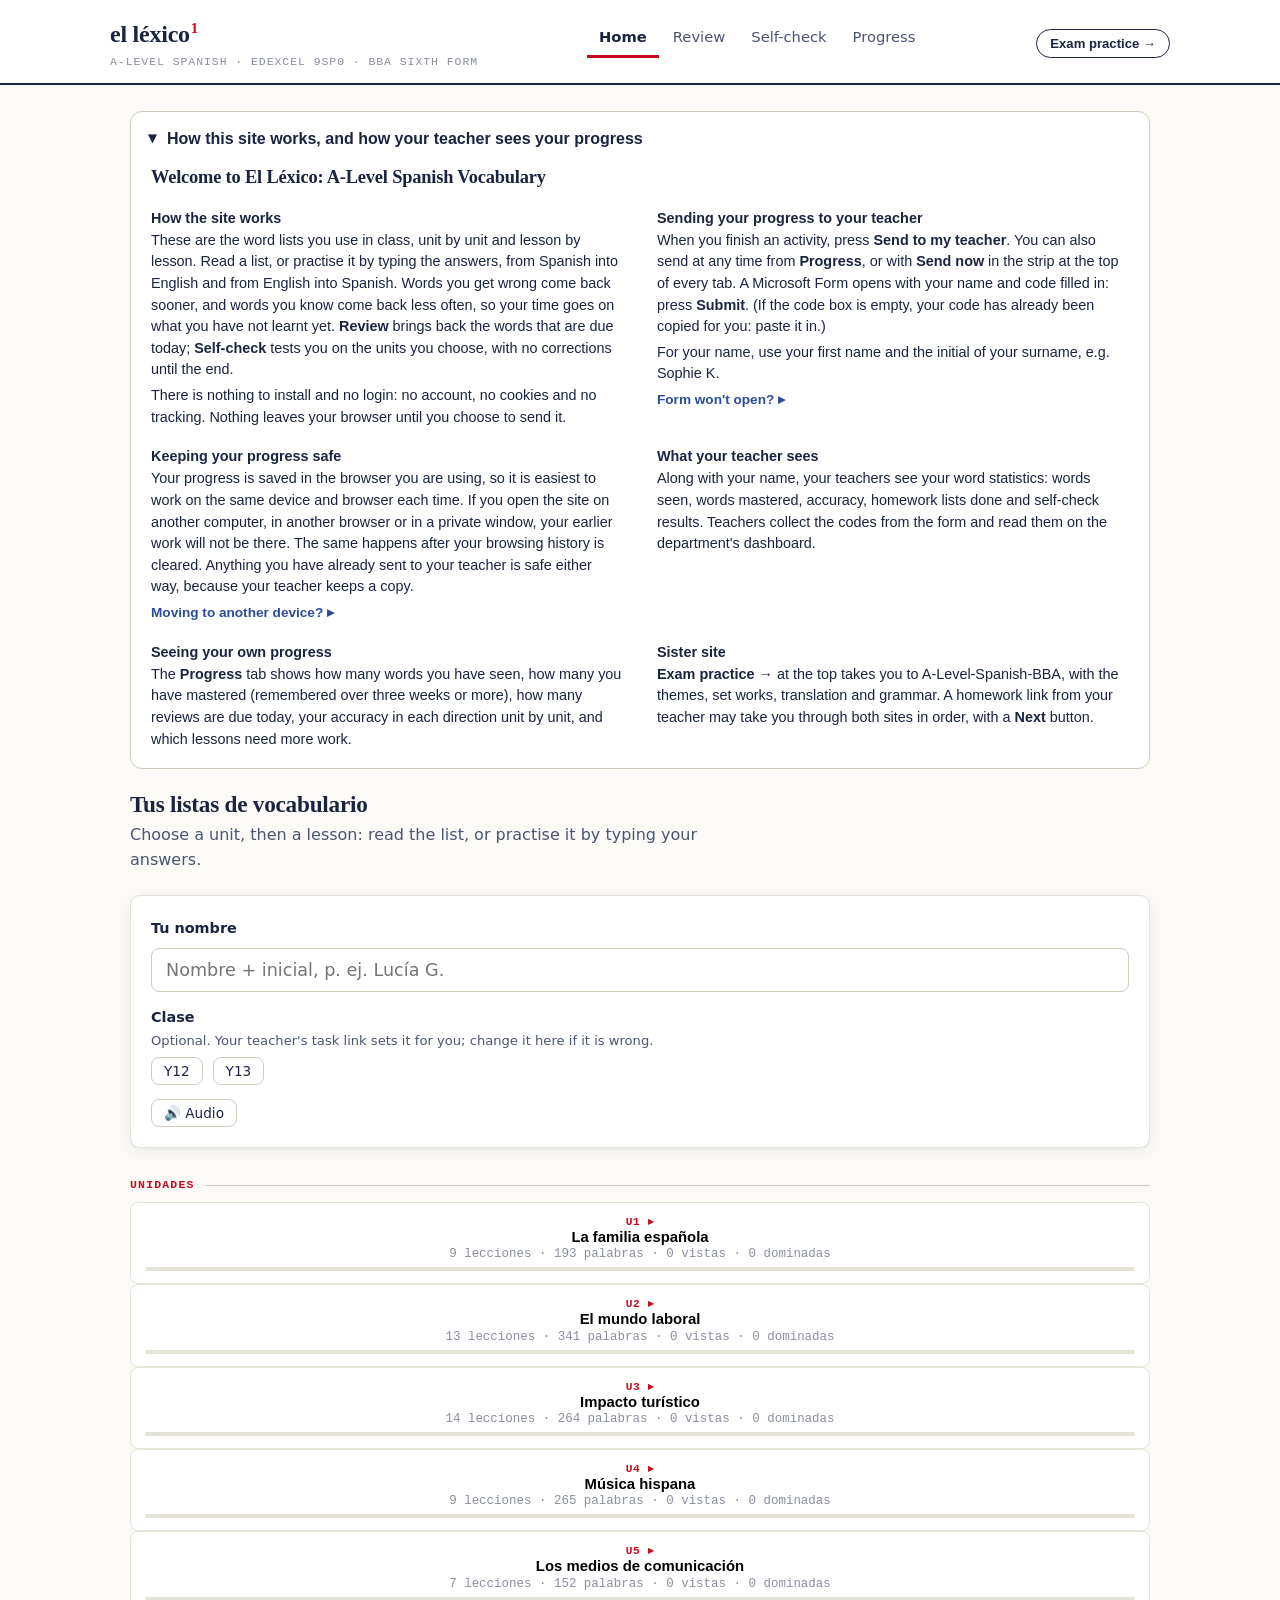
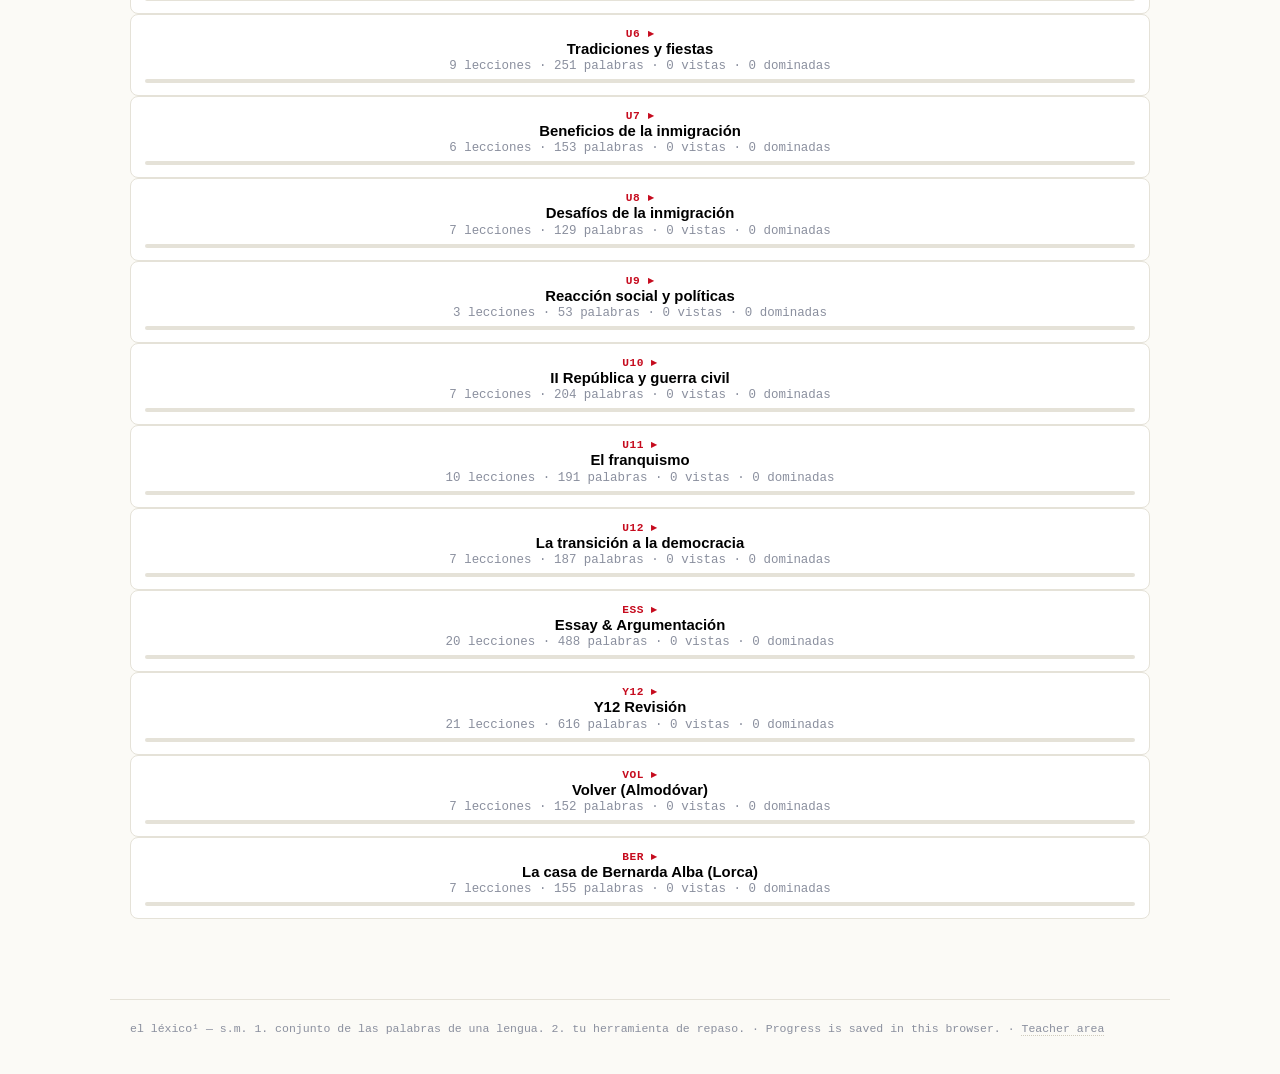
<file: index.html>
<!DOCTYPE html>
<html lang="en">
<head>
<meta charset="UTF-8">
<meta name="viewport" content="width=device-width, initial-scale=1.0">
<title>El Léxico · A-Level Spanish BBA</title>
<meta name="description" content="A-Level Spanish vocabulary (Edexcel 9SP0): the lists from your exercise book, written answers in both directions, progress you can send to your teacher.">
<link rel="stylesheet" href="style.css">
<script src="bba-sequence.js" data-site="lex" data-lang="ES"></script>
<style id="bba-howto-css">
.howto{margin:0 0 22px;border:1px solid #CFCBBD;border-radius:12px;background:#fff;font:400 1rem/1.6 -apple-system,BlinkMacSystemFont,'Segoe UI',Roboto,Helvetica,Arial,sans-serif;color:#1A2440}
.howto>summary{cursor:pointer;list-style:none;padding:14px 18px;font-weight:600;display:flex;gap:10px;align-items:baseline}
.howto>summary::-webkit-details-marker{display:none}
.howto>summary::before{content:"\25B8";display:inline-block;transition:transform .15s}
.howto[open]>summary::before{transform:rotate(90deg)}
.howto .howto-body{padding:0 18px 16px 38px;max-width:46rem}
.howto h2{font:600 1.35rem/1.3 Georgia,'Times New Roman',serif;margin:2px 0 4px}
.howto .who{margin:0 0 12px;color:#4A5570;font-style:italic}
.howto h3{font:600 1rem/1.4 -apple-system,BlinkMacSystemFont,'Segoe UI',Roboto,Helvetica,Arial,sans-serif;margin:16px 0 3px;color:#1A2440;text-transform:none;letter-spacing:0}
.howto p{margin:0 0 6px}
.howto ul{margin:4px 0 6px;padding-left:1.2em}
.howto b.btnname{white-space:nowrap}
@media(max-width:600px){.howto .howto-body{padding:0 16px 14px 16px}}
</style>
<style id="bba-howto-compact">
.howto .howto-body{max-width:none;padding:0 20px 14px 20px;font-size:.9rem;line-height:1.5}
.howto h2{font-size:1.15rem;margin:0 0 8px}
.howto .hw-grid{display:grid;grid-template-columns:1fr 1fr;gap:4px 34px}
.howto .hw h3{font-size:.9rem;margin:10px 0 2px}
.howto .hw p{margin:0 0 4px}
.howto details.more{margin:2px 0 4px}
.howto details.more>summary{cursor:pointer;color:#2B4C9B;font-weight:600;font-size:.85rem;list-style:none;display:inline}
.howto details.more>summary::-webkit-details-marker{display:none}
.howto details.more>summary::after{content:" \25B8"}
.howto details.more[open]>summary::after{content:" \25BE"}
.howto details.more>p{margin:4px 0 2px;padding:6px 10px;background:#F6F5F0;border-radius:6px;font-size:.85rem}
@media(max-width:820px){.howto .hw-grid{grid-template-columns:1fr}.howto .howto-body{padding:0 16px 12px}}
</style>
</head>
<body>
<header class="site">
  <div class="site-inner">
    <div>
      <div class="brand">el léxico<sup>1</sup></div>
      <div class="brand-sub">A-Level Spanish · Edexcel 9SP0 · BBA Sixth Form</div>
    </div>
    <nav class="tabs" aria-label="Main navigation">
      <button id="tab-accueil" aria-selected="true">Home</button>
      <button id="tab-revision" aria-selected="false">Review</button>
      <button id="tab-examen" aria-selected="false">Self-check</button>
      <button id="tab-suivi" aria-selected="false">Progress</button>
    </nav>
    <a class="xsite" href="https://artmemry.github.io/A-Level-Spanish-BBA/" style="font:600 .82rem/1.2 -apple-system,BlinkMacSystemFont,'Segoe UI',Roboto,Helvetica,Arial,sans-serif;color:#1A2440;text-decoration:none;border:1.5px solid #1A2440;border-radius:99px;padding:6px 13px;white-space:nowrap;align-self:center;margin-left:auto" title="The A-Level site: reading, translation, essays, grammar and speaking">Exam practice →</a>
  </div>
</header>

<div id="sendbar" class="sendbar hidden" role="status"></div>
<div id="taskbar" class="sendbar hidden" role="status"></div>

<main>
<details class="howto" id="bba-howto" data-site="lex-es" lang="en-GB"><summary>How this site works, and how your teacher sees your progress</summary><div class="howto-body"><h2>Welcome to El Léxico: A-Level Spanish Vocabulary</h2><div class="hw-grid"><section class="hw"><h3>How the site works</h3><p>These are the word lists you use in class, unit by unit and lesson by lesson. Read a list, or practise it by typing the answers, from Spanish into English and from English into Spanish. Words you get wrong come back sooner, and words you know come back less often, so your time goes on what you have not learnt yet. <b>Review</b> brings back the words that are due today; <b>Self-check</b> tests you on the units you choose, with no corrections until the end.</p><p>There is nothing to install and no login: no account, no cookies and no tracking. Nothing leaves your browser until you choose to send it.</p></section><section class="hw"><h3>Sending your progress to your teacher</h3><p>When you finish an activity, press <b class=btnname>Send to my teacher</b>. You can also send at any time from <b>Progress</b>, or with <b class=btnname>Send now</b> in the strip at the top of every tab. A Microsoft Form opens with your name and code filled in: press <b>Submit</b>. (If the code box is empty, your code has already been copied for you: paste it in.)</p><p>For your name, use your first name and the initial of your surname, e.g. Sophie K.</p><details class="more"><summary>Form won't open?</summary><p>Press <b class=btnname>Copy the code</b> in Progress and send it to your teacher by email or Teams. The strip at the top of every tab tells you whether your teacher has received your latest work.</p></details></section><section class="hw"><h3>Keeping your progress safe</h3><p>Your progress is saved in the browser you are using, so it is easiest to work on the same device and browser each time. If you open the site on another computer, in another browser or in a private window, your earlier work will not be there. The same happens after your browsing history is cleared. Anything you have already sent to your teacher is safe either way, because your teacher keeps a copy.</p><details class="more"><summary>Moving to another device?</summary><p>To take your progress with you, press <b>Back up</b> in <b>Progress</b>. This saves a small file you can keep on your hard drive or OneDrive or email to yourself. On the new device, press <b>Restore</b> and choose that file.</p></details></section><section class="hw"><h3>What your teacher sees</h3><p>Along with your name, your teachers see your word statistics: words seen, words mastered, accuracy, homework lists done and self-check results. Teachers collect the codes from the form and read them on the department's dashboard.</p></section><section class="hw"><h3>Seeing your own progress</h3><p>The <b>Progress</b> tab shows how many words you have seen, how many you have mastered (remembered over three weeks or more), how many reviews are due today, your accuracy in each direction unit by unit, and which lessons need more work.</p></section><section class="hw"><h3>Sister site</h3><p><b>Exam practice →</b> at the top takes you to A-Level-Spanish-BBA, with the themes, set works, translation and grammar. A homework link from your teacher may take you through both sites in order, with a <b>Next</b> button.</p></section></div></div></details>
<script>
(function(){var d=document.getElementById("bba-howto"),k="bba-howto-seen:"+d.getAttribute("data-site"),seen=false;
try{seen=localStorage.getItem(k)==="1"}catch(e){}
if(!seen){d.open=true;try{localStorage.setItem(k,"1")}catch(e){}}})();
</script>
  <section id="view-accueil"></section>
  <section id="view-revision" class="hidden"></section>
  <section id="view-examen" class="hidden"></section>
  <section id="view-suivi" class="hidden"></section>
</main>

<footer class="site">
  <span lang="es">el léxico¹ — s.m. 1. conjunto de las palabras de una lengua. 2. tu herramienta de repaso.</span>
  · Progress is saved in this browser.
  · <a href="https://artmemry.github.io/A-Level-French-BBA/teacher.html" class="teacher-link" rel="noopener">Teacher area</a>
</footer>

<script src="data/corpus.js"></script>
<script src="data/synonyms.js"></script>
<script src="data/genero.js"></script>
<script src="assignments.js"></script>
<script src="app.js"></script>
</body>
</html>
</file>
<file: style.css>
/* Le Lexique — design system
   Direction: French lexicography. Dictionary-entry cards, red homograph
   numerals as the signature, ink blue + Robert red on near-white paper. */

:root{
  --paper:#FBFAF6;
  --card:#FFFFFF;
  --ink:#1A2440;
  --ink-soft:#4A5570;
  --muted:#8A8F9E;
  --rouge:#C60B1E;      /* rojo bandera — numerals, accents */
  --bleu:#2B4C9B;       /* actions, links */
  --bleu-pale:#EDF1FA;
  --vert:#2E7D52;       /* correct */
  --vert-pale:#EAF4EE;
  --rouge-pale:#FBEDEE;
  --line:#E5E2D8;
  --line-strong:#CFCBBD;
  --radius:10px;
  --shadow:0 1px 2px rgba(26,36,64,.06), 0 4px 16px rgba(26,36,64,.05);
  --font-display:"Fraunces", Georgia, serif;
  --font-body:"IBM Plex Sans", system-ui, sans-serif;
  --font-mono:"IBM Plex Mono", ui-monospace, monospace;
}

*{box-sizing:border-box}
html{-webkit-text-size-adjust:100%}
body{
  margin:0; background:var(--paper); color:var(--ink);
  font-family:var(--font-body); font-size:16px; line-height:1.55;
}
:focus-visible{outline:2px solid var(--bleu); outline-offset:2px; border-radius:4px}
@media (prefers-reduced-motion:reduce){
  *,*::before,*::after{animation:none!important; transition:none!important}
}

/* ── the strip that says what the teacher has ──
   It sits under the header on every tab, so the answer to "has my teacher
   seen this?" is never more than a glance away. Amber when something is
   waiting, green when nothing is. */
.sendbar{
  border-bottom:1px solid var(--line-strong);
  background:var(--bleu-pale);
  padding:0 20px;
  font-size:.9rem;
}
.sendbar.hidden{display:none}
.sendbar-inner{
  max-width:1060px; margin:0 auto; padding:9px 0;
  display:flex; align-items:center; gap:12px; flex-wrap:wrap;
}
.sendbar .dot{
  width:9px; height:9px; border-radius:50%; flex:0 0 auto; background:var(--bleu);
}
.sendbar .txt{flex:1; min-width:200px; line-height:1.4}
.sendbar .txt b{font-weight:600}
.sendbar .ago{color:var(--ink-soft)}
.sendbar.waiting{background:#FDF6EC; border-bottom-color:#E4CFA6}
.sendbar.waiting .dot{background:#B07B12}
.sendbar.clear{background:var(--vert-pale); border-bottom-color:#BFD9CB}
.sendbar.clear .dot{background:var(--vert)}
.sendbar .btn{padding:5px 12px; font-size:.85rem}
@media print{.sendbar{display:none}}

/* ── the send panel at the end of an activity ── */
.send-card{margin-top:14px; border-color:var(--bleu)!important}
.send-card .send-what{font-size:.9rem; color:var(--ink-soft); margin:2px 0 0}
.send-card .btn.primary{font-size:1rem; padding:10px 18px}
.send-name{margin-top:10px}

/* ── header ── */
header.site{
  border-bottom:2px solid var(--ink);
  background:var(--card);
  padding:0 20px;
}
.site-inner{max-width:1060px; margin:0 auto; display:flex; align-items:baseline; gap:18px; flex-wrap:wrap; padding:16px 0 12px}
.brand{font-family:var(--font-display); font-weight:600; font-size:1.5rem; letter-spacing:-.01em}
.brand sup{color:var(--rouge); font-size:.62em; font-weight:700; margin-left:1px}
.brand-sub{font-family:var(--font-mono); font-size:.72rem; color:var(--muted); text-transform:uppercase; letter-spacing:.08em}
nav.tabs{display:flex; gap:2px; margin-left:auto; flex-wrap:wrap}
nav.tabs button{
  font-family:var(--font-body); font-size:.92rem; font-weight:500;
  background:none; border:none; border-bottom:3px solid transparent;
  padding:8px 12px 10px; color:var(--ink-soft); cursor:pointer;
}
nav.tabs button:hover{color:var(--ink)}
nav.tabs button[aria-selected="true"]{color:var(--ink); border-bottom-color:var(--rouge); font-weight:600}

main{max-width:1060px; margin:0 auto; padding:26px 20px 80px}

h1,h2,h3{font-family:var(--font-display); font-weight:600; letter-spacing:-.01em; line-height:1.2}
h2{font-size:1.45rem; margin:0 0 4px}
h3{font-size:1.1rem; margin:0 0 6px}
.lede{color:var(--ink-soft); margin:0 0 22px; max-width:62ch}

/* ── generic card ── */
.card{background:var(--card); border:1px solid var(--line); border-radius:var(--radius); box-shadow:var(--shadow); padding:20px}
.grid{display:grid; gap:14px}
@media(min-width:720px){ .grid.cols-2{grid-template-columns:1fr 1fr} .grid.cols-3{grid-template-columns:repeat(3,1fr)} }

/* ── buttons ── */
.btn{
  font-family:var(--font-body); font-size:.95rem; font-weight:600;
  border-radius:8px; border:1.5px solid var(--ink); background:var(--card); color:var(--ink);
  padding:9px 18px; cursor:pointer; transition:background .12s ease;
}
.btn:hover{background:var(--bleu-pale)}
.btn.primary{background:var(--bleu); border-color:var(--bleu); color:#fff}
.btn.primary:hover{background:#233F82}
.btn.ghost{border-color:var(--line-strong); font-weight:500}
.btn.small{padding:5px 12px; font-size:.85rem}
.btn:disabled{opacity:.45; cursor:default}
.btn-row{display:flex; gap:10px; flex-wrap:wrap; margin-top:14px}

/* ── unit picker ── */
.unit-grid{display:grid; gap:10px; grid-template-columns:repeat(auto-fill,minmax(230px,1fr)); margin:14px 0 8px}
.unit-tile{
  display:flex; align-items:flex-start; gap:10px; padding:12px 14px;
  border:1px solid var(--line); border-radius:8px; background:var(--card); cursor:pointer;
  transition:border-color .12s ease;
}
.unit-tile:hover{border-color:var(--bleu)}
.unit-tile.on{border-color:var(--bleu); background:var(--bleu-pale)}
.unit-tile input{margin-top:4px; accent-color:var(--bleu)}
.unit-tile .u-code{font-family:var(--font-mono); font-size:.7rem; color:var(--rouge); font-weight:700; letter-spacing:.05em}
.unit-tile .u-name{font-weight:600; font-size:.93rem; line-height:1.3}
.unit-tile .u-meta{font-size:.78rem; color:var(--muted); font-family:var(--font-mono)}
.unit-tile .u-bar{height:4px; background:var(--line); border-radius:2px; margin-top:6px; overflow:hidden}
.unit-tile .u-bar i{display:block; height:100%; background:var(--vert)}

/* ── dictionary entry (the signature) ── */
.entry{
  background:var(--card); border:1px solid var(--line-strong); border-radius:var(--radius);
  box-shadow:var(--shadow); padding:26px 28px; position:relative;
}
.entry::before{
  content:""; position:absolute; inset:8px; border:1px solid var(--line); border-radius:6px; pointer-events:none;
}
.headword{font-family:var(--font-display); font-size:2rem; font-weight:600}
.headword sup{color:var(--rouge); font-weight:700; font-size:.55em}
.gramm{font-style:italic; color:var(--muted); font-size:.95rem; margin-left:8px}
.entry .ctx{font-size:1.15rem; margin:16px 0 4px; line-height:1.6}
.entry .ctx mark{background:none; color:var(--rouge); font-weight:700}
.entry .ctx .gap{
  display:inline-block; min-width:5.5ch; border-bottom:2px solid var(--rouge);
  color:var(--rouge); font-weight:700; text-align:center; padding:0 4px;
}
.entry-meta{font-family:var(--font-mono); font-size:.72rem; color:var(--muted); letter-spacing:.05em; text-transform:uppercase}

/* ── options ── */
.opts{display:grid; gap:8px; margin-top:18px}
@media(min-width:640px){ .opts.two-col{grid-template-columns:1fr 1fr} }
.opt{
  text-align:left; font-size:1rem; font-family:var(--font-body);
  border:1.5px solid var(--line-strong); border-radius:8px; background:var(--card);
  padding:11px 14px; cursor:pointer; display:flex; gap:10px; align-items:baseline;
  transition:border-color .1s ease, background .1s ease;
}
.opt:hover{border-color:var(--bleu)}
.opt .k{font-family:var(--font-mono); font-size:.72rem; color:var(--muted); min-width:1.2em}
.opt.good{border-color:var(--vert); background:var(--vert-pale)}
.opt.bad{border-color:var(--rouge); background:var(--rouge-pale)}
.opt.dim{opacity:.55}
.opt:disabled{cursor:default}
.opt .tag{margin-left:auto; font-family:var(--font-mono); font-size:.7rem; color:var(--muted)}

/* checkbox variant (select-all) */
.opt.check input{accent-color:var(--bleu)}

/* ── feedback ── */
.feedback{margin-top:14px; padding:12px 14px; border-radius:8px; font-size:.95rem}
.feedback.good{background:var(--vert-pale); border:1px solid var(--vert); color:#1D5A3A}
.feedback.bad{background:var(--rouge-pale); border:1px solid var(--rouge); color:#8A1020}
.feedback.info{background:var(--bleu-pale); border:1px solid var(--bleu); color:#1E3A75}
.feedback .note{display:block; margin-top:6px; font-size:.88rem; color:var(--ink-soft)}

/* ── flashcard ── */
.fc-back{border-top:1px dashed var(--line-strong); margin-top:16px; padding-top:16px}
.fc-answers{font-size:1.25rem; font-weight:600}
.grade-row{display:flex; gap:8px; flex-wrap:wrap; margin-top:16px}
.grade-row .btn{flex:1; min-width:100px}
.g-again{border-color:var(--rouge); color:var(--rouge)}
.g-hard{border-color:#B07B12; color:#8A5F0A}
.g-good{border-color:var(--vert); color:var(--vert)}
.g-easy{border-color:var(--bleu); color:var(--bleu)}

/* typed input */
input.typed{
  font-family:var(--font-body); font-size:1.1rem; width:100%;
  border:1.5px solid var(--line-strong); border-radius:8px; padding:11px 14px; margin-top:16px;
  background:var(--card); color:var(--ink);
}
input.typed:focus{border-color:var(--bleu)}

/* ── session chrome ── */
.session-bar{display:flex; align-items:center; gap:14px; margin-bottom:16px; flex-wrap:wrap}
.progress{flex:1; min-width:140px; height:6px; background:var(--line); border-radius:3px; overflow:hidden}
.progress i{display:block; height:100%; background:var(--bleu); transition:width .25s ease}
.session-count{font-family:var(--font-mono); font-size:.8rem; color:var(--muted)}
.score-pill{font-family:var(--font-mono); font-size:.8rem; padding:3px 10px; border-radius:99px; background:var(--bleu-pale); color:var(--bleu)}

/* ── suivi ── */
table.stats{width:100%; border-collapse:collapse; font-size:.9rem}
table.stats th{
  text-align:left; font-family:var(--font-mono); font-size:.7rem; text-transform:uppercase;
  letter-spacing:.06em; color:var(--muted); border-bottom:2px solid var(--ink); padding:8px 10px;
}
table.stats td{border-bottom:1px solid var(--line); padding:8px 10px; vertical-align:top}
table.stats td.num{font-family:var(--font-mono); text-align:right}
.bar{height:6px; background:var(--line); border-radius:3px; overflow:hidden; min-width:80px}
.bar i{display:block; height:100%; background:var(--vert)}
.bar i.warn{background:#C98A12}
.bar i.low{background:var(--rouge)}
.conf-pair{display:inline-block; background:var(--rouge-pale); border:1px solid var(--rouge); color:#8A1020;
  border-radius:6px; padding:2px 8px; font-size:.82rem; margin:2px 4px 2px 0}
.conf-pair b{font-weight:700}

textarea.code{
  width:100%; min-height:110px; font-family:var(--font-mono); font-size:.78rem;
  border:1.5px solid var(--line-strong); border-radius:8px; padding:10px; background:var(--card); color:var(--ink);
}
.kpi-row{display:grid; gap:12px; grid-template-columns:repeat(auto-fit,minmax(150px,1fr)); margin:16px 0}
.kpi{background:var(--card); border:1px solid var(--line); border-radius:8px; padding:14px 16px}
.kpi .n{font-family:var(--font-display); font-size:1.9rem; font-weight:600; line-height:1}
.kpi .n small{font-size:.5em; color:var(--muted); font-family:var(--font-mono)}
.kpi .l{font-family:var(--font-mono); font-size:.7rem; text-transform:uppercase; letter-spacing:.06em; color:var(--muted); margin-top:4px}

.pill-select{display:flex; gap:6px; flex-wrap:wrap}
.pill-select button{
  border:1.5px solid var(--line-strong); background:var(--card); border-radius:99px;
  padding:6px 14px; font-size:.88rem; cursor:pointer; font-family:var(--font-body); color:var(--ink);
}
.pill-select button.on{border-color:var(--bleu); background:var(--bleu-pale); color:var(--bleu); font-weight:600}

.section-label{
  font-family:var(--font-mono); font-size:.72rem; text-transform:uppercase; letter-spacing:.1em;
  color:var(--rouge); font-weight:700; margin:28px 0 8px; display:flex; align-items:center; gap:10px;
}
.section-label::after{content:""; flex:1; height:1px; background:var(--line-strong)}

.match-cols{display:grid; grid-template-columns:1fr 1fr; gap:10px; margin-top:16px}
.match-cols .opt.sel{border-color:var(--bleu); background:var(--bleu-pale)}
.match-cols .opt.paired{border-color:var(--vert); background:var(--vert-pale); cursor:default}

footer.site{max-width:1060px; margin:0 auto; padding:20px; border-top:1px solid var(--line);
  font-family:var(--font-mono); font-size:.72rem; color:var(--muted)}
.hidden{display:none!important}

/* ── floating accent pad (EN → FR typing) ── */
.accent-pad{
  position:fixed; left:50%; transform:translateX(-50%);
  bottom:max(14px, env(safe-area-inset-bottom));
  display:flex; gap:4px; flex-wrap:wrap; justify-content:center;
  background:var(--card); border:1.5px solid var(--ink); border-radius:12px;
  box-shadow:0 6px 24px rgba(26,36,64,.18);
  padding:8px 10px; z-index:50; max-width:min(96vw, 560px);
}
.accent-pad button{
  font-family:var(--font-display); font-size:1.25rem; line-height:1;
  min-width:38px; padding:8px 6px;
  border:1px solid var(--line-strong); border-radius:8px;
  background:var(--paper); color:var(--ink); cursor:pointer;
}
.accent-pad button:hover{border-color:var(--bleu); background:var(--bleu-pale)}
.accent-pad button:active{background:var(--bleu); color:#fff}
body.pad-on main{padding-bottom:150px}

/* ── speak buttons ── */
button.speak{
  border:1px solid var(--line-strong); background:var(--card); border-radius:8px;
  font-size:1rem; padding:4px 8px; cursor:pointer; vertical-align:middle;
}
button.speak.small{font-size:.8rem; padding:2px 6px}
button.speak:hover{border-color:var(--bleu); background:var(--bleu-pale)}

/* ── print (Liste view as handout) ── */
@media print{
  header.site nav, footer.site, .no-print, .accent-pad, button.speak, .btn{display:none!important}
  body{background:#fff}
  main{padding:0; max-width:none}
  table.stats th{border-bottom:2px solid #000; color:#000}
  table.stats td{border-bottom:1px solid #999}
  h2{font-size:1.2rem}
}

/* ── the task strip: what is set this week, on every tab ── */
.sendbar.task{background:var(--bleu-pale); border-bottom-color:#C9D3EA}
.sendbar.task .dot{background:var(--bleu)}
.sendbar.task.clear{background:var(--vert-pale); border-bottom-color:#BFD9CB}
.sendbar.task.clear .dot{background:var(--vert)}

/* the discreet way in for teachers, at the foot of every page */
footer.site a.teacher-link{color:var(--muted);text-decoration:none;border-bottom:1px dotted var(--line-strong)}
footer.site a.teacher-link:hover{color:var(--ink)}
</file>
